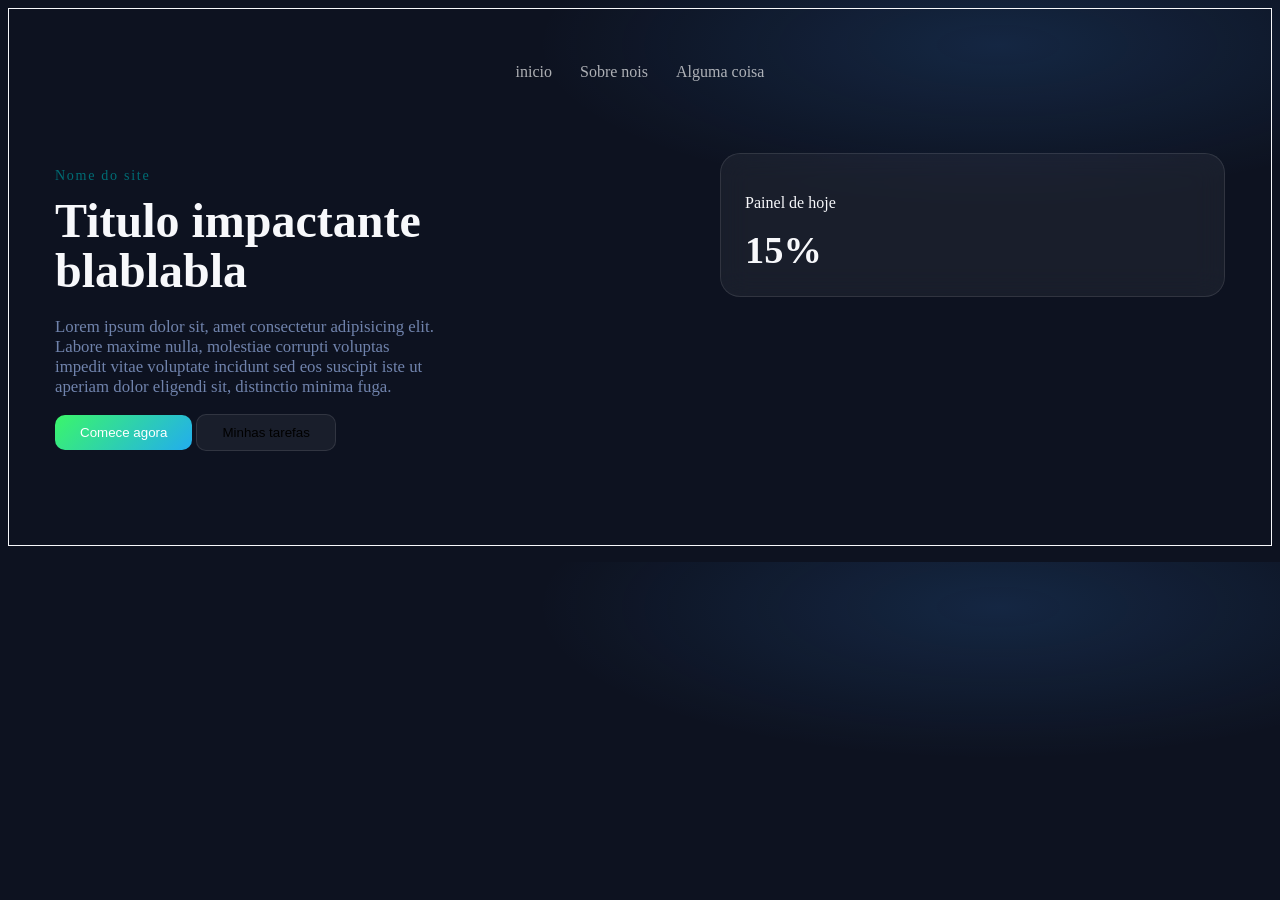
<file: public/index.html>
<!DOCTYPE html>
<html lang="pt-br">
<head>
    <meta charset="UTF-8">
    <meta name="viewport" content="width=device-width, initial-scale=1.0">
    <title>Pagina teste</title>
    <link rel="stylesheet" href="style/style.css">
</head>
<body>
    <header>
        <nav class="navbar">
            <a href="#inicio">inicio</a>
            <a href="">Sobre nois</a>
            <a href="">Alguma coisa</a>
        </nav>
    </header>

    <section id="inicio" class="inicio">
        
        <div class="textoInicial">
            <p class="sombrancelha">Nome do site</p>
            <h1>Titulo impactante <br> blablabla</h1>
            <p class="subtitulo">Lorem ipsum dolor sit, amet consectetur adipisicing elit. Labore maxime nulla, molestiae corrupti voluptas impedit vitae voluptate incidunt sed eos suscipit iste ut aperiam dolor eligendi sit, distinctio minima fuga.</p>
            
            <div class="botoes">
                <button class="btn-prim">Comece agora</button>
                <button class="btn-sec">Minhas tarefas</button>
            </div>
        </div>
        
        <div class="init-card">
            <p>Painel de hoje</p>
            <span class="big">15%</span>
        </div>
    </section>
</body>
</html>
</file>
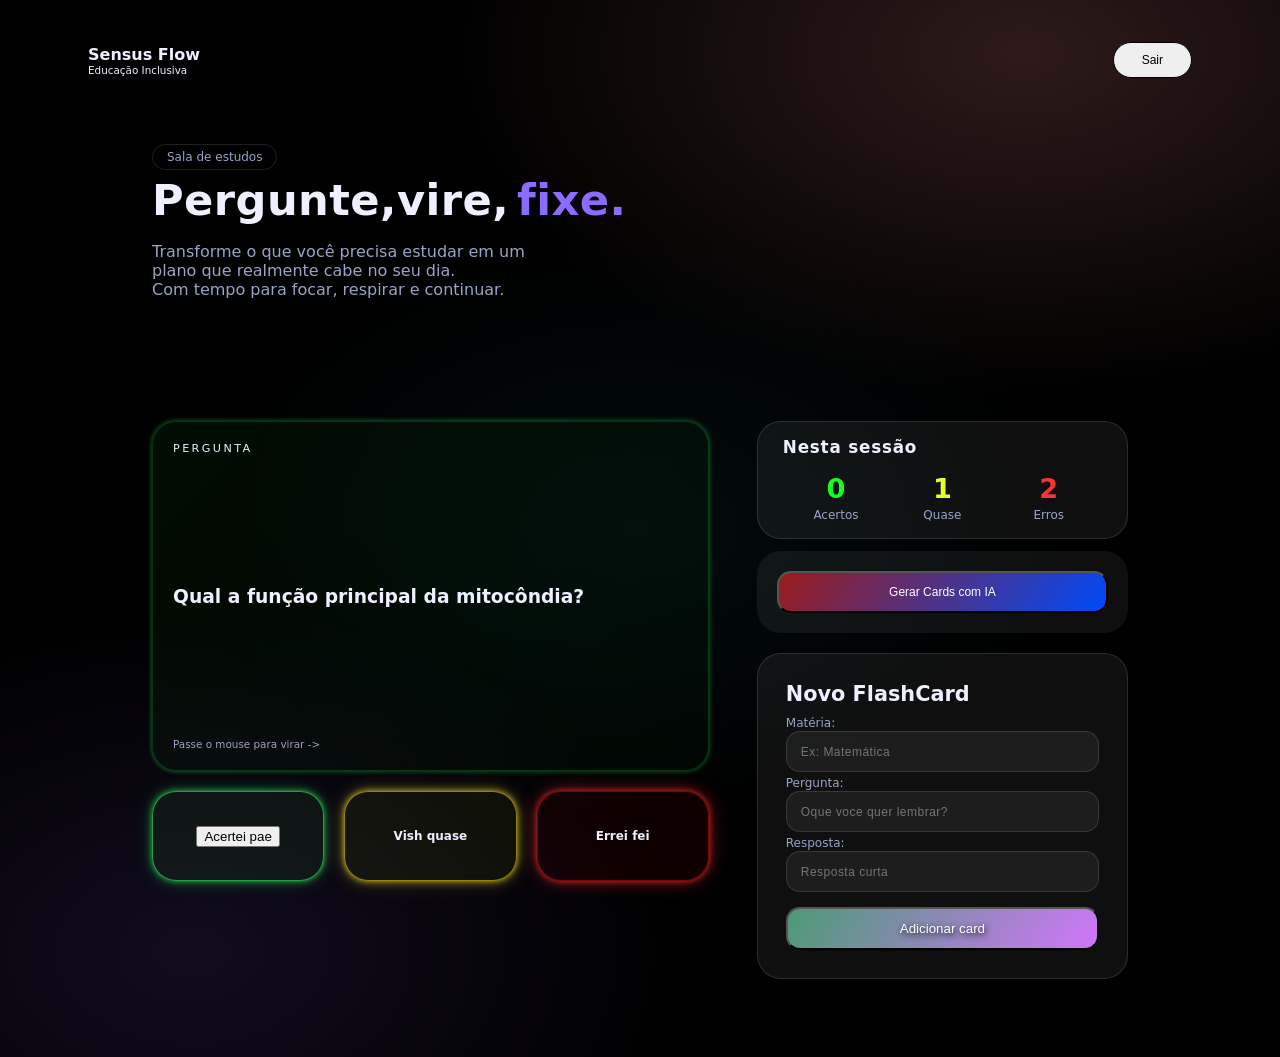
<file: FlashCards-Isaak/flashCards.html>
<!DOCTYPE html>
<html lang="pt-br">
<head>
    <meta charset="UTF-8">
    <meta name="viewport" content="width=device-width, initial-scale=1.0">
    <title>Document</title>
    <link rel="stylesheet" href="flashCards.css">
</head>
<body>
    <header class="topbar">
        <a href="#" class="logo">
            <span><strong>Sensus Flow</strong><small>Educação Inclusiva</small></span>
        </a>
        <button  class="btnEntrar"> Sair </button>
    </header>

        <section id="inicio" class="inicio">
        
            <div class="textoInicial">
                <span class="selo">Sala de estudos</span>
                <h2>Pergunte,vire,<span class="grad">fixe.</span></h2>
                
                <p class="subtitulo">Transforme o que você precisa estudar em um plano que realmente cabe no seu dia.<br> Com tempo para focar, respirar e continuar.</p>
            </div>
        </section>

        <main class="hero">

            <section >
                <article class="flip" id="flashcard" tabindex="0" >
                    <div id="listCards" class="flipInner">
                        <div class="face Frente">
                            <small>PERGUNTA</small>
                                <h3 id="perguntaC">Qual a função principal da mitocôndia?</h3>
                            <span class="dica">Passe o mouse para virar -></span>
                        </div>
                        <div class="face Verso">
                            <small>RESPOSTA</small>
                            <h3 id="respostaC"> Produzir energia (ATP) através da respiração celular.</h3>
                            <span class="dica"><-Passe o mouse para voltar</span>
                        </div>
                    </div>
                </article>

                <article class="cards">
                    <div class="card Acerto">
                        <button type="button" id="acerto">Acertei pae</button>
                    </div>
                    <div class="card Quase">
                        <p>Vish quase</p>
                    </div>
                    <div class="card Erro">
                        <p>Errei fei</p>
                    </div>
                </article>

            </section>

            <section class="box">
                <section class="sessao" >
                    <h1>Nesta sessão</h1>
                    <article>
                        <div class="acertos">
                            <h3>0</h3>
                            <small>Acertos</small>
                        </div>
                        <div class="quase">
                            <h3>1</h3>
                            <small>Quase</small>
                        </div>
                        <div class="erros">
                            <h3>2</h3>
                            <small>Erros</small>
                        </div>
                    </article>
                </section>

                <section class="cardaut">
                    <button type="submit">Gerar Cards com IA</button>
                </section>

                <section class="newFlash">
                    <form id="formCard" action="" method="post">
                        <h1>Novo FlashCard</h1>
                        <label for="materia">Matéria:</label>
                        <input type="text" name="materia" id="materia" placeholder="Ex: Matemática">
                        <label for="pergunta">Pergunta:</label>
                        <input type="text" name="pergunta" id="pergunta" required placeholder="Oque voce quer lembrar?">
                        <label for="resposta">Resposta:</label>
                        <input type="text" name="resposta" id="resposta" required placeholder="Resposta curta">
                        <button type="submit">Adicionar card</button>
                    </form>
                </section>

            </section>

        </main>

        <script src="flashCards.js"></script>
</body>
</html>
</file>
<file: public/style/style.css>
*{
    box-sizing: border-box;
}
body{
    padding: 22px;
    border: 1px solid;
    margin-bottom: 16px;
    background:radial-gradient(60% 45% at 78% 8%, rgba(59, 146, 246, 0.16), transparent 60%),
    #0d1220;
    color: #f7f8fb;}

header{
    display: flex;
    align-items: center;
    justify-content: center;
}


.inicio{
    display: grid;
    grid-template-columns: 1.1fr 0.9fr;
    gap: 48px;
    align-items: start;
    padding: 72px 24px;
}
.sombrancelha{
    color: #006c74;
    font-size: 0.88rem;
    letter-spacing: 0.12em;
    margin-bottom: 12px;
}
.subtitulo{
    color: #7083ac;
    font-size: 1.05em;
    max-width: 46ch;
}
.textoInicial h1{
    font-size: 3rem;
    line-height: 1.05;
    margin:0 0 20px;
}
.btn-prim, .btn-sec{
    border: none;
    border-radius: 10px;
    font-weight: 500;
    padding: 10px 25px;
    cursor: pointer;}
.btn-prim{
    background:linear-gradient(135deg, #3bf66a, #22adee);
    color: #ffff;}
.btn-sec{
    background: rgba(255, 255, 255, 0.05);
    color: #000000;
    border: 1px solid rgba(255, 255, 255, 0.10);}


.init-card{
    padding: 24px;
    background: rgba(255, 255, 255, 0.05);
    border: 1px solid rgba(255, 255, 255, 0.10);
    border-radius: 1.25rem;
    backdrop-filter: blur(14px);}
.init-card .big{
    font-size: 2.4rem;
    font-weight: 700;
    display: block;}


.navbar{
    display: flex;
    align-items: center;
    justify-content: center;
    gap: 28px;
    margin-top: 2em;}
.navbar a{ text-decoration: none; color: #ffffffa9;}
</file>
<file: FlashCards-Isaak/flashCards.css>
:root {
  --bg: #050816;
  --texto: #eef0ff;
  --suave: #9aa3c7;
  --azul: #4da3ff;
  --roxo: #8b6cff;
  --rosa: #ff5fa2;
  --verde: #2fd4a0;
  --ouro: #ffb627;
  --vidro: rgba(255, 255, 255, .06);
  --borda: rgba(255, 255, 255, .12);
  --raio: 24px;}
*{
    box-sizing: border-box;
    margin: 0;}
body{
    font-family: 'Poppins', system-ui, sans-serif;
    padding: 22px;
    margin-bottom: 16px;
    background:
    radial-gradient(70% 50% at 80% 5%,rgba(255, 147, 147, 0.18),transparent 65%),
    radial-gradient(60% 50% at 15% 90%, rgba(145, 98, 255, 0.12),transparent 65%),
    radial-gradient(50% 40% at 50% 50%, rgba(40, 230, 255, 0.05),transparent 70%),#000000;
    color: var(--texto);
    min-height: 100vh;}
header{
    display: flex;
    align-items: center;
    justify-content: center;}
a{
    color: inherit;
    text-decoration: none;}



/*Parte do topo/cabeçalho*/
.topbar{
    display: flex;
    align-items: center;
    justify-content: space-between;
    gap: 24px;
    max-width: 90vw;
    margin: 0 auto;
    padding: 20px 24px;}
.logo{
    display: flex;
    align-items: center;
    gap: 12px;}
.logoIcon{
    width: 40px;
    height: 40px;
    border-radius: 12px;
    background: linear-gradient(135deg, var(--roxo), var(--azul), black, var(--ouro));}
.logo small{
    display: block;
    font-size: .65rem;}
nav{
    display: flex;
    gap: 28px;
    margin-top: 2em;
    color: var(--suave);}
nav a:hover, nav .ativo{color:var(--texto);}
.btnEntrar{
    color: var(--suave);
    padding: 10px 28px 10px;
    border-radius: var(--raio);
    border: .6px solid black;
    background-image: linear-gradient(215deg, rgba(255, 8, 8, 0.798), rgba(0, 255, 255, 0.568));
    background-size: 0% 100%;
    cursor: pointer;
    color: black;
    background-repeat: no-repeat;
    transition: all .2s ease;
    font-size: 12px;}
.btnEntrar:hover{
    transition: all .2s ease;
    color: rgb(255, 255, 255);
    font-weight: 700;
    transform: scale(1.1);
    background-size: 100% 100%;}


/*Parte do texto*/
.inicio{
    display: grid;
    max-width: 80vw;
    gap: 48px;
    align-items: center;
    padding: 22px 24px 20px;
    margin: 0 auto;}
.inicio p{
    max-width: 30vw;
    margin: 20px 0 30px;
    color: var(--suave);}
.selo{
    display: inline-flex;
    align-items: center;
    gap: 8px;
    margin-top: 24px;
    padding: 5px 14px;
    border: 1px solid var(--borda);
    border-radius: 999px;
    font-size: 0.75rem;
    color: var(--suave);}
h2{
    margin-top: 8px;
    font-size: 2.7rem;
    font-weight: 800;
    line-height: 1.02;
    letter-spacing: .01em;}
.grad{
    padding: 0px 8px;
    background: var(--roxo);
    border-radius: 20px;
    background-clip: text;
    color: transparent;}



/*FlashCard 3D*/
.hero{
    align-items: start;
    display: grid;
    grid-template-columns: 1.2fr 0.8fr;
    max-width: 80vw;
    gap: 48px;
    padding: 72px 24px 40px;
    margin: 0 auto;}
.flip{
    perspective: 1000px;
    height: 350px;
}
.flipInner{
    position: relative;
    transform-style: preserve-3d;
    transition:  .7s;
    height: 100%;
    width: 100%;
    
}
.flip:hover .flipInner, .flip:focus-visible .flipInner, .flip.virado .flipInner{
    transform: rotateY(180deg);
}
.face{
    position: absolute;
    inset: 0;
    padding: 20px;
    display: flex;
    backface-visibility: hidden;
    flex-direction: column;
    justify-content: space-between;
    border-radius: var(--raio);
    list-style-type: none;
    background: linear-gradient(135deg, #08580c23 , #02210d25);
    border: 1px solid #007a1e6a;
    box-shadow:
        0 0 5px #35ff6870;
}
.Verso{
    transform: rotateY(180deg);}
.face small{
    font-size: .7rem;
    letter-spacing: .15rem;
}
.face h2{
    font-size: 1.5rem;
    color: var(--azul);
    line-height: 1.25;}
.dica{
    font-size: 0.65rem;
    color: var(--suave);}

/*Ao lado dos cards*/

.sessao{
    align-items: center;
    margin: 0 auto;
    padding: 15px 25px;
    width: 100%;
    border: 1px solid var(--borda);
    background: var(--vidro);
    border-radius: var(--raio);
    bottom: 20px;}
.sessao h1{
    font-size: 1.05rem;
    letter-spacing: .05rem;
}
.sessao h3{
    font-size: 1.7rem;}
.sessao article{
    margin-top: 5%;
    text-align: center;
    display: grid;
    grid-template-columns: 1fr 1fr 1fr;}
.sessao article small{  
    font-size: .75rem;
    color: var(--suave);}
.acertos{color: rgb(23, 255, 31);}
.quase{color: rgb(230, 255, 45);}
.erros{color: rgb(252, 51, 51);}

.newFlash{
    display: grid;
    margin-top: 20px;
    padding: 28px;
    width: 100%;
    border: 1px solid var(--borda);
    background: var(--vidro);
    border-radius: var(--raio);}
.newFlash input{
    padding: 12px 14px;
    font-size: .80rem;
    letter-spacing: .03rem;
    border: none;
    width: 100%;
    outline: none;
    color: var(--texto);
    box-sizing: border-box;
    border-radius: 14px;
    background: var(--vidro);
    border: 1px solid var(--borda);}
.newFlash input::placeholder{
    font-size: .75rem;}

.newFlash label{
    font-weight: 500;
    font-size: .75rem;
    color: var(--suave);}
.newFlash h1{
    color: var(--texto);
    margin: 0 0 6px;
    font-size: 1.3rem;
    font-weight: 800;}
.newFlash button{
    padding: 12px;
    border-radius: 14px;
    width:100%;
    color: #ffffff;
    margin-top: 15px;
    cursor: pointer;
    text-shadow: 1px 2px 6px black;
    background: linear-gradient(125deg, #78ffbe94,#d176fb);
}

.cards{
    margin-top: 20px;
    gap: 20px;
    display: grid;
    grid-template-columns: repeat(3, 1fr);
}
.card{
    border-radius: var(--raio);
    background: var(--vidro);
    border: 1px solid var(--borda);
    min-height: 90px;
    display: flex;
    align-items: center;
    justify-content: center;
    font-weight: 700;
    font-size: .75rem;
    width: 100%;
}
.Acerto {
    background: rgba(100, 255, 86, 0.063);
    border: 1px solid #35ff6898;
    box-shadow:
        0 0 5px #35ff6872,
        0 0 10px rgba(53, 255, 104, 0.374),
        0 0 20px rgba(53, 255, 104, 0.191);}
.Quase{
    background: rgba(188, 255, 3, 0.06);
        box-shadow:
        0 0 5px #ffda357b,
        0 0 10px rgba(231, 255, 53, 0.407),
        0 0 20px rgba(255, 201, 53, 0.274);
    border: 1px solid #ffd50092;}
.Erro{
    background: rgba(255, 3, 3, 0.06);
        box-shadow:
        0 0 5px #ff353583,
        0 0 10px rgba(255, 53, 53, 0.372),
        0 0 20px rgba(255, 53, 53, 0.4);
    border: 1px solid #ff00007a;}

.cardaut{
    display: flex;
    align-items: center;
    justify-content: center;
    margin-top: 12px;
    padding: 20px;
    border-radius: var(--raio);
    background: var(--vidro);
}

.cardaut button{
    padding: 12px;
    border-radius: 14px;
    width:100%;
    font-size: .75rem;
    color: #ffffff;
    cursor: pointer;
    transition: all .3s;
    background: linear-gradient(125deg, #ff212194,#004af8);}
.cardaut button:hover{
    transform: scale(1.03);
    transition: all .3s;}
</file>
